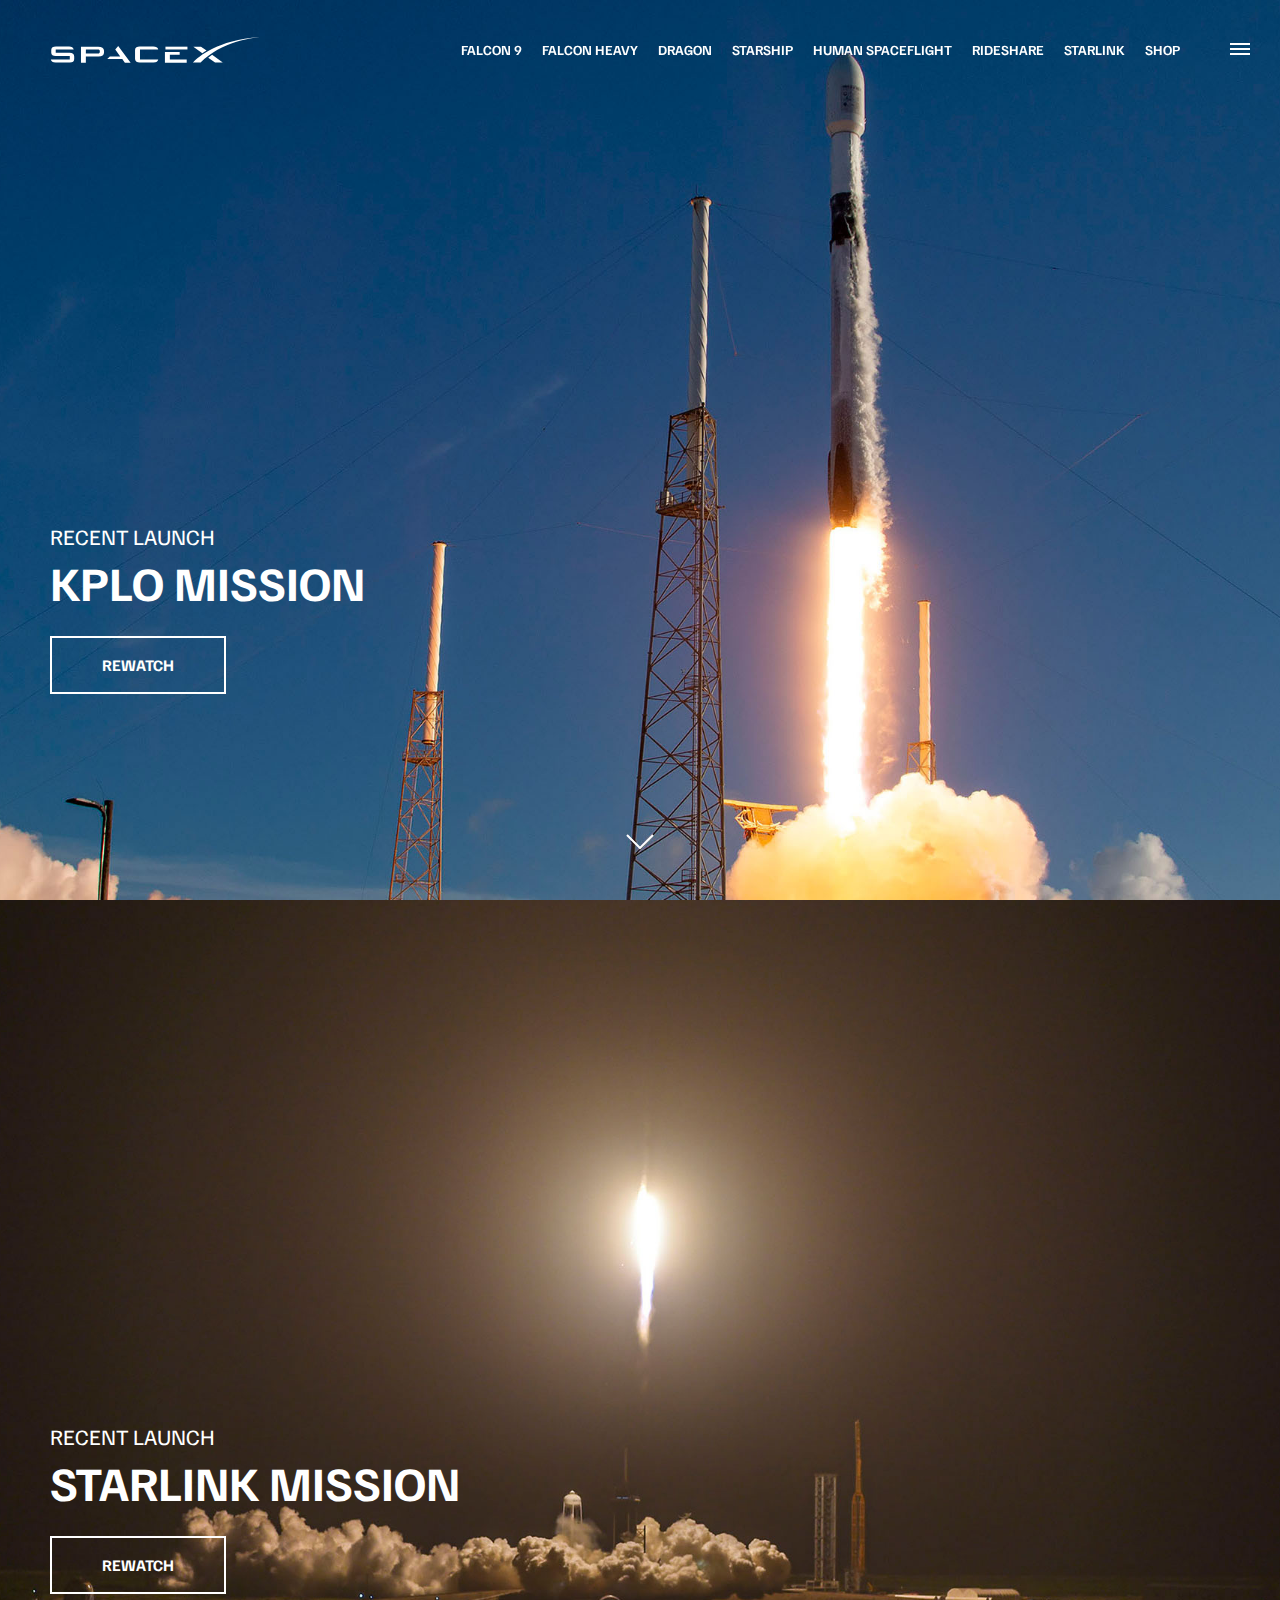
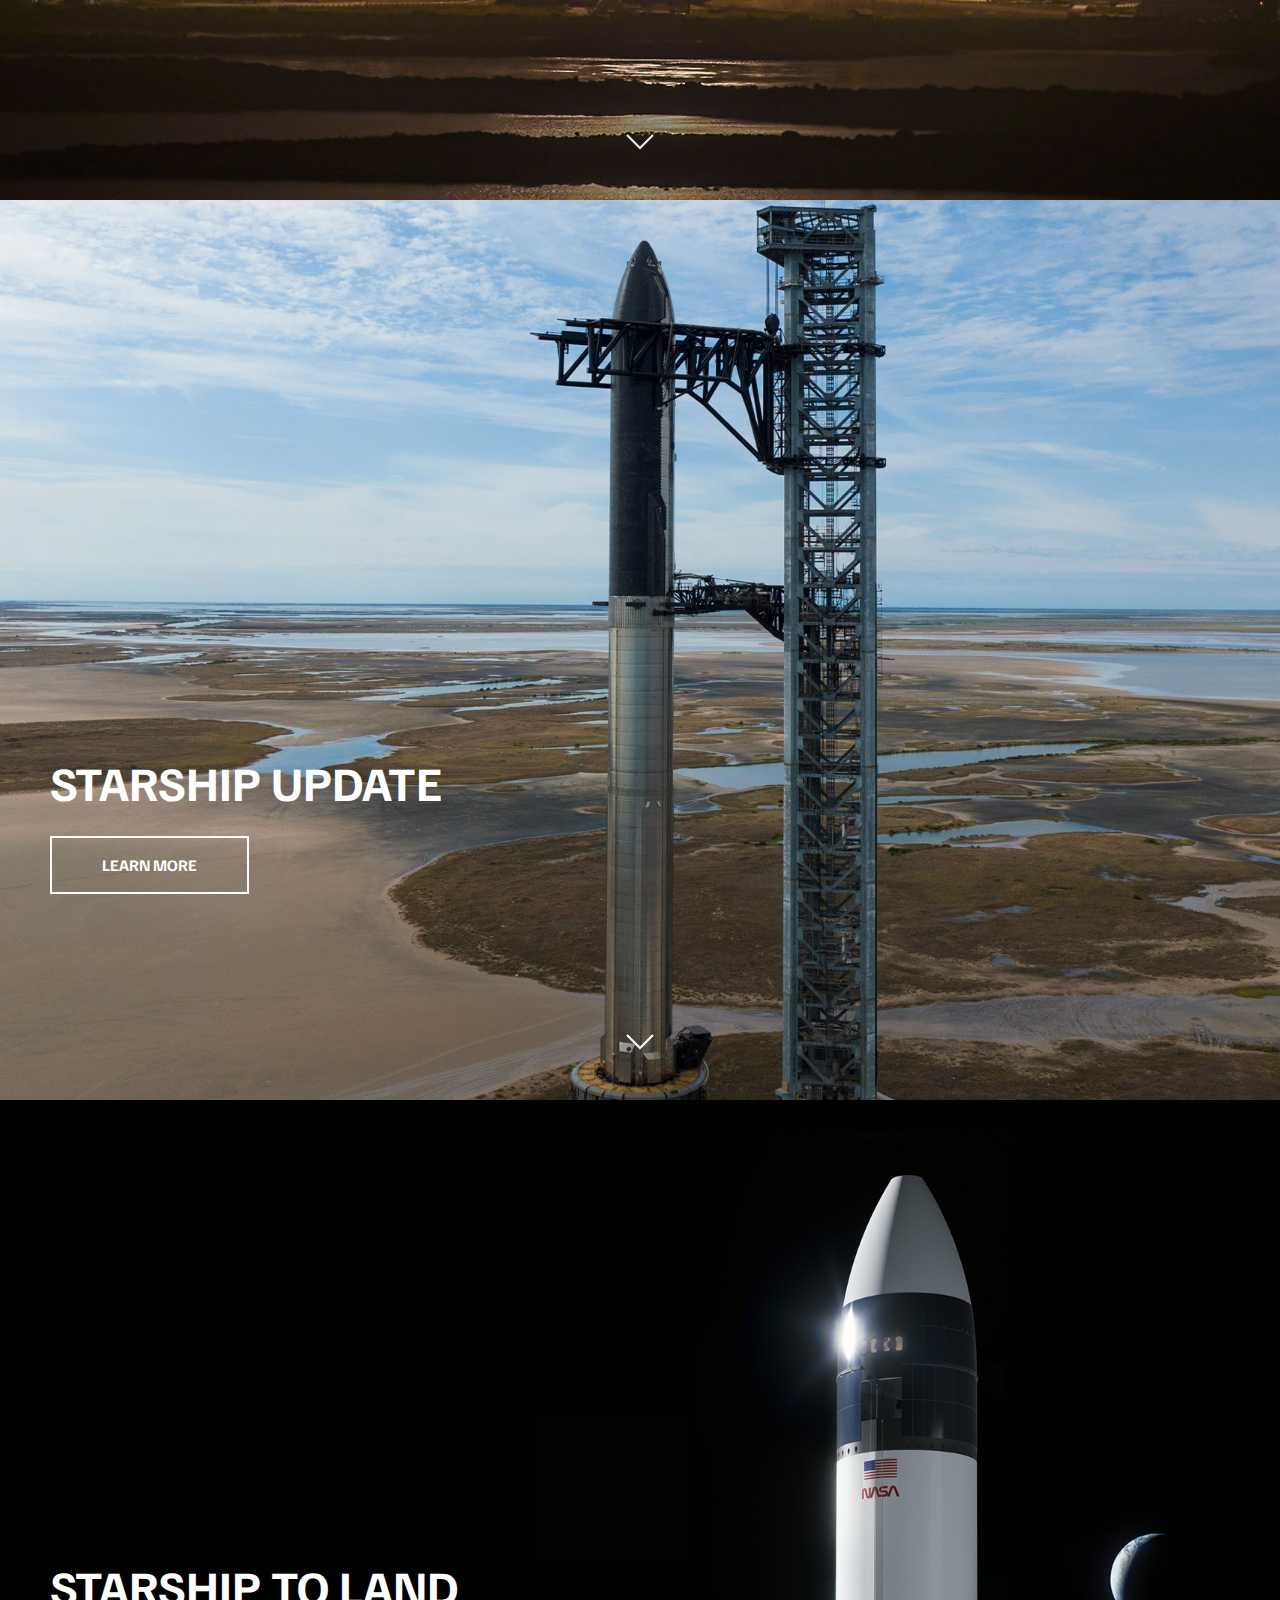
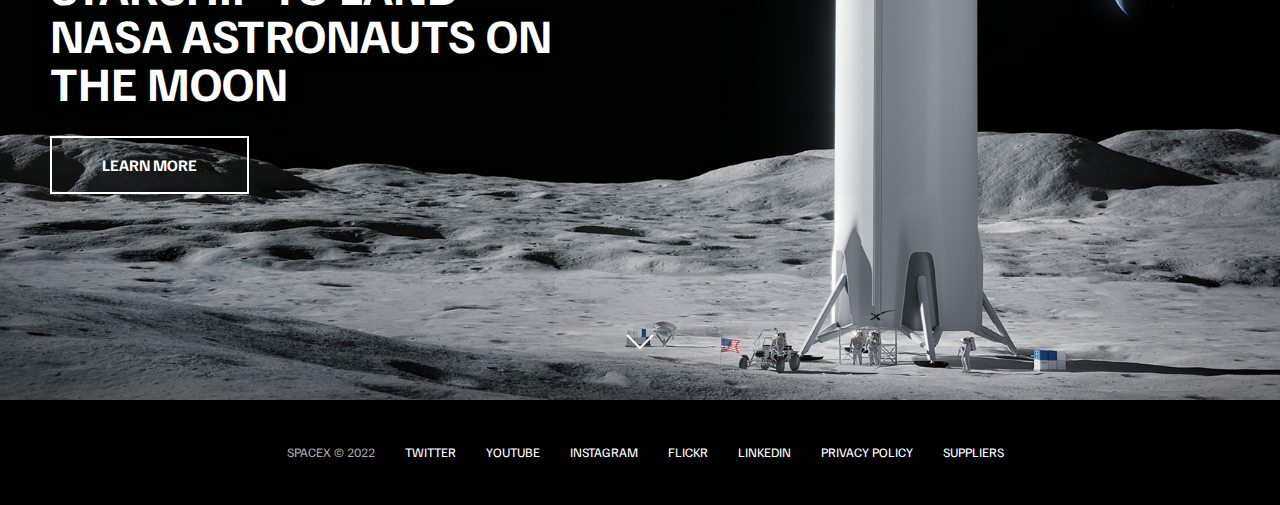
<file: index.html>
<!DOCTYPE html>
<html lang="en">
	<head>
		<meta charset="UTF-8" />
		<meta http-equiv="X-UA-Compatible" content="IE=edge" />
		<meta name="viewport" content="width=device-width, initial-scale=1.0" />
		<!-- MAIN CSS -->
		<link rel="stylesheet" href="style.css" />
		<!-- GOOGLE FONT -->
		<link rel="preconnect" href="https://fonts.googleapis.com" />
		<link rel="preconnect" href="https://fonts.gstatic.com" crossorigin />
		<link href="https://fonts.googleapis.com/css2?family=Familjen+Grotesk:wght@400;600;700&display=swap" rel="stylesheet" />
		<!-- JAVASCRIPT -->
		<script src="index.js" defer></script>
		<title>SpaceX</title>
	</head>
	<body>
		<div id="overlay"></div>
		<div id="mobile-menu" class="mobile-main-menu">
			<ul>
				<li class="mobile-only"><a href="falcon9.html">Falcon 9</a></li>
				<li class="mobile-only"><a href="falcon-heavy.html">Falcon Heavy</a></li>
				<li class="mobile-only"><a href="dragon.html">Dragon</a></li>
				<li class="mobile-only"><a href="#">Starship</a></li>
				<li class="mobile-only"><a href="#">Human Spaceflight</a></li>
				<li class="mobile-only"><a href="#">Rideshare</a></li>
				<li class="mobile-only"><a href="#">StarLink</a></li>

				<li><a href="#">Mission</a></li>
				<li><a href="#">Launches</a></li>
				<li><a href="#">Careers</a></li>
				<li><a href="#">Updates</a></li>
				<li><a href="#">Shop</a></li>
			</ul>
		</div>

		<header class="main-header">
			<div class="logo">
				<a href="index.html">
					<img src="img/SpaceX-Logo.svg" alt="SpaceX" />
				</a>
			</div>
			<nav class="desktop-main-menu">
				<ul>
					<li><a href="falcon9.html">Falcon 9</a></li>
					<li><a href="falcon-heavy.html">Falcon Heavy</a></li>
					<li><a href="dragon.html">Dragon</a></li>
					<li><a href="#">Starship</a></li>
					<li><a href="#">Human Spaceflight</a></li>
					<li><a href="#">Rideshare</a></li>
					<li><a href="#">StarLink</a></li>
					<li><a href="#">Shop</a></li>
				</ul>
			</nav>
		</header>

		<!-- HAMBURGER MENU -->
		<button id="menu-btn" class="hamburger" type="button">
			<span class="hamburger-top"></span>
			<span class="hamburger-middle"></span>
			<span class="hamburger-bottom"></span>
		</button>

		<!-- SECTION A -->
		<section class="section-a">
			<div class="section-inner">
				<h4>Recent Launch</h4>
				<h2>KPLO Mission</h2>
				<a href="#" class="btn">
					<div class="hover"></div>
					<span>Rewatch</span>
				</a>
			</div>

			<div class="scroll-arrow">
				<svg width="30px" height="20px">
					<path stroke="#ffffff" fill="none" stroke-width="2px" d="M2.000,5.000 L15.000,18.000 L28.000, 5.000"></path>
				</svg>
			</div>
		</section>

		<!-- SECTION B -->
		<section class="section-b">
			<div class="section-inner">
				<h4>Recent Launch</h4>
				<h2>StarLink Mission</h2>
				<a href="#" class="btn">
					<div class="hover"></div>
					<span>Rewatch</span>
				</a>
			</div>

			<div class="scroll-arrow">
				<svg width="30px" height="20px">
					<path stroke="#ffffff" fill="none" stroke-width="2px" d="M2.000,5.000 L15.000,18.000 L28.000, 5.000"></path>
				</svg>
			</div>
		</section>

		<!-- SECTION C -->
		<section class="section-c">
			<div class="section-inner">
				<h2>Starship Update</h2>
				<a href="#" class="btn">
					<div class="hover"></div>
					<span>Learn More</span>
				</a>
			</div>

			<div class="scroll-arrow">
				<svg width="30px" height="20px">
					<path stroke="#ffffff" fill="none" stroke-width="2px" d="M2.000,5.000 L15.000,18.000 L28.000, 5.000"></path>
				</svg>
			</div>
		</section>

		<!-- SECTION D -->
		<section class="section-d">
			<div class="section-inner">
				<h2>Starship to land Nasa Astronauts on The Moon</h2>
				<a href="#" class="btn">
					<div class="hover"></div>
					<span>Learn More</span>
				</a>
			</div>

			<div class="scroll-arrow">
				<svg width="30px" height="20px">
					<path stroke="#ffffff" fill="none" stroke-width="2px" d="M2.000,5.000 L15.000,18.000 L28.000, 5.000"></path>
				</svg>
			</div>
		</section>

		<!-- FOOTER -->
		<footer>
			<ul>
				<li>SpaceX &copy; 2022</li>
				<li><a href="#">Twitter</a></li>
				<li><a href="#">YouTube</a></li>
				<li><a href="#">Instagram</a></li>
				<li><a href="#">Flickr</a></li>
				<li><a href="#">LinkedIn</a></li>
				<li><a href="#">Privacy Policy</a></li>
				<li><a href="#">Suppliers</a></li>
			</ul>
		</footer>
	</body>
</html>
</file>
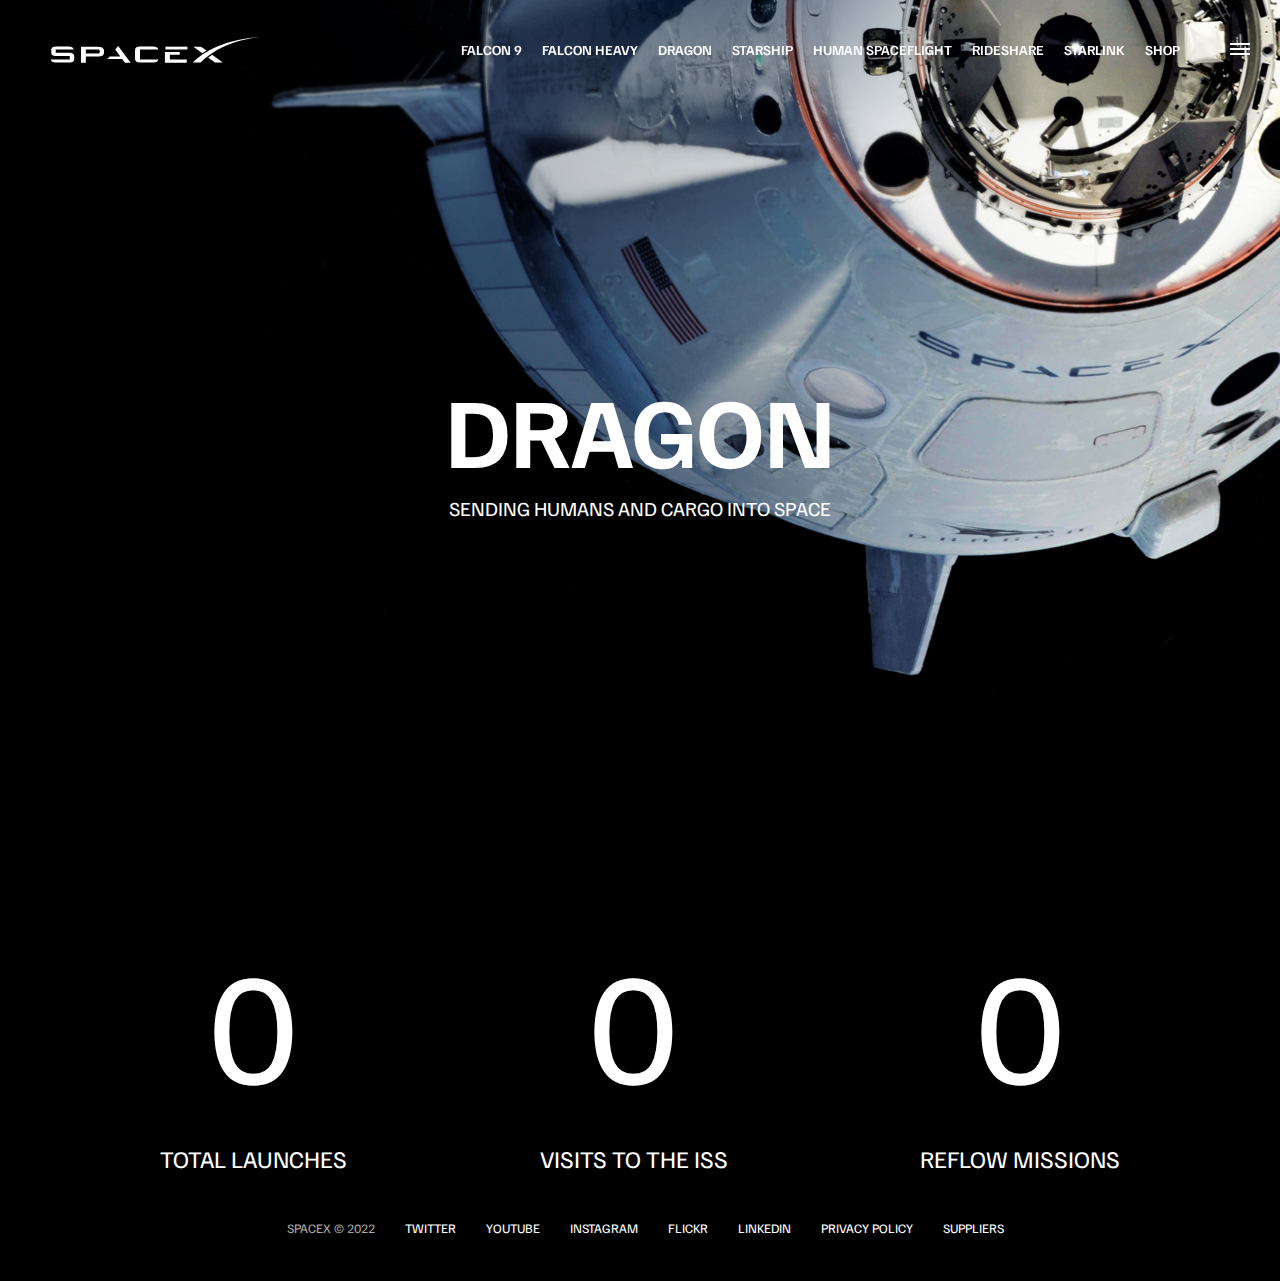
<file: dragon.html>
<!DOCTYPE html>
<html lang="en">
	<head>
		<meta charset="UTF-8" />
		<meta http-equiv="X-UA-Compatible" content="IE=edge" />
		<meta name="viewport" content="width=device-width, initial-scale=1.0" />
		<!-- MAIN CSS -->
		<link rel="stylesheet" href="style.css" />
		<!-- GOOGLE FONT -->
		<link rel="preconnect" href="https://fonts.googleapis.com" />
		<link rel="preconnect" href="https://fonts.gstatic.com" crossorigin />
		<link href="https://fonts.googleapis.com/css2?family=Familjen+Grotesk:wght@400;600;700&display=swap" rel="stylesheet" />
		<!-- JAVASCRIPT -->
		<script src="index.js" defer></script>
		<title>SpaceX - Dragon</title>
	</head>
	<body>
		<div id="overlay"></div>
		<div id="mobile-menu" class="mobile-main-menu">
			<ul>
				<li class="mobile-only"><a href="falcon9.html">Falcon 9</a></li>
				<li class="mobile-only"><a href="falcon-heavy.html">Falcon Heavy</a></li>
				<li class="mobile-only"><a href="dragon.html">Dragon</a></li>
				<li class="mobile-only"><a href="#">Starship</a></li>
				<li class="mobile-only"><a href="#">Human Spaceflight</a></li>
				<li class="mobile-only"><a href="#">Rideshare</a></li>
				<li class="mobile-only"><a href="#">StarLink</a></li>

				<li><a href="#">Mission</a></li>
				<li><a href="#">Launches</a></li>
				<li><a href="#">Careers</a></li>
				<li><a href="#">Updates</a></li>
				<li><a href="#">Shop</a></li>
			</ul>
		</div>

		<header class="main-header">
			<div class="logo">
				<a href="index.html">
					<img src="img/SpaceX-Logo.svg" alt="SpaceX" />
				</a>
			</div>
			<nav class="desktop-main-menu">
				<ul>
					<li><a href="falcon9.html">Falcon 9</a></li>
					<li><a href="falcon-heavy.html">Falcon Heavy</a></li>
					<li><a href="dragon.html">Dragon</a></li>
					<li><a href="#">Starship</a></li>
					<li><a href="#">Human Spaceflight</a></li>
					<li><a href="#">Rideshare</a></li>
					<li><a href="#">StarLink</a></li>
					<li><a href="#">Shop</a></li>
				</ul>
			</nav>
		</header>

		<!-- HAMBURGER MENU -->
		<button id="menu-btn" class="hamburger" type="button">
			<span class="hamburger-top"></span>
			<span class="hamburger-middle"></span>
			<span class="hamburger-bottom"></span>
		</button>

		<section class="section-animate bg-dragon"></section>
		<div class="section-inner-center">
			<h3>Dragon</h3>
			<p>Sending humans and cargo into space</p>
		</div>

		<div class="stats">
			<div>
				<span class="counter" data-target="34">0</span>
				<h4>Total Launches</h4>
			</div>
			<div>
				<span class="counter" data-target="31">0</span>
				<h4>Visits to the ISS</h4>
			</div>
			<div>
				<span class="counter" data-target="13">0</span>
				<h4>Reflow Missions</h4>
			</div>
		</div>

		<!-- FOOTER -->
		<footer>
			<ul>
				<li>SpaceX &copy; 2022</li>
				<li><a href="#">Twitter</a></li>
				<li><a href="#">YouTube</a></li>
				<li><a href="#">Instagram</a></li>
				<li><a href="#">Flickr</a></li>
				<li><a href="#">LinkedIn</a></li>
				<li><a href="#">Privacy Policy</a></li>
				<li><a href="#">Suppliers</a></li>
			</ul>
		</footer>
	</body>
</html>
</file>
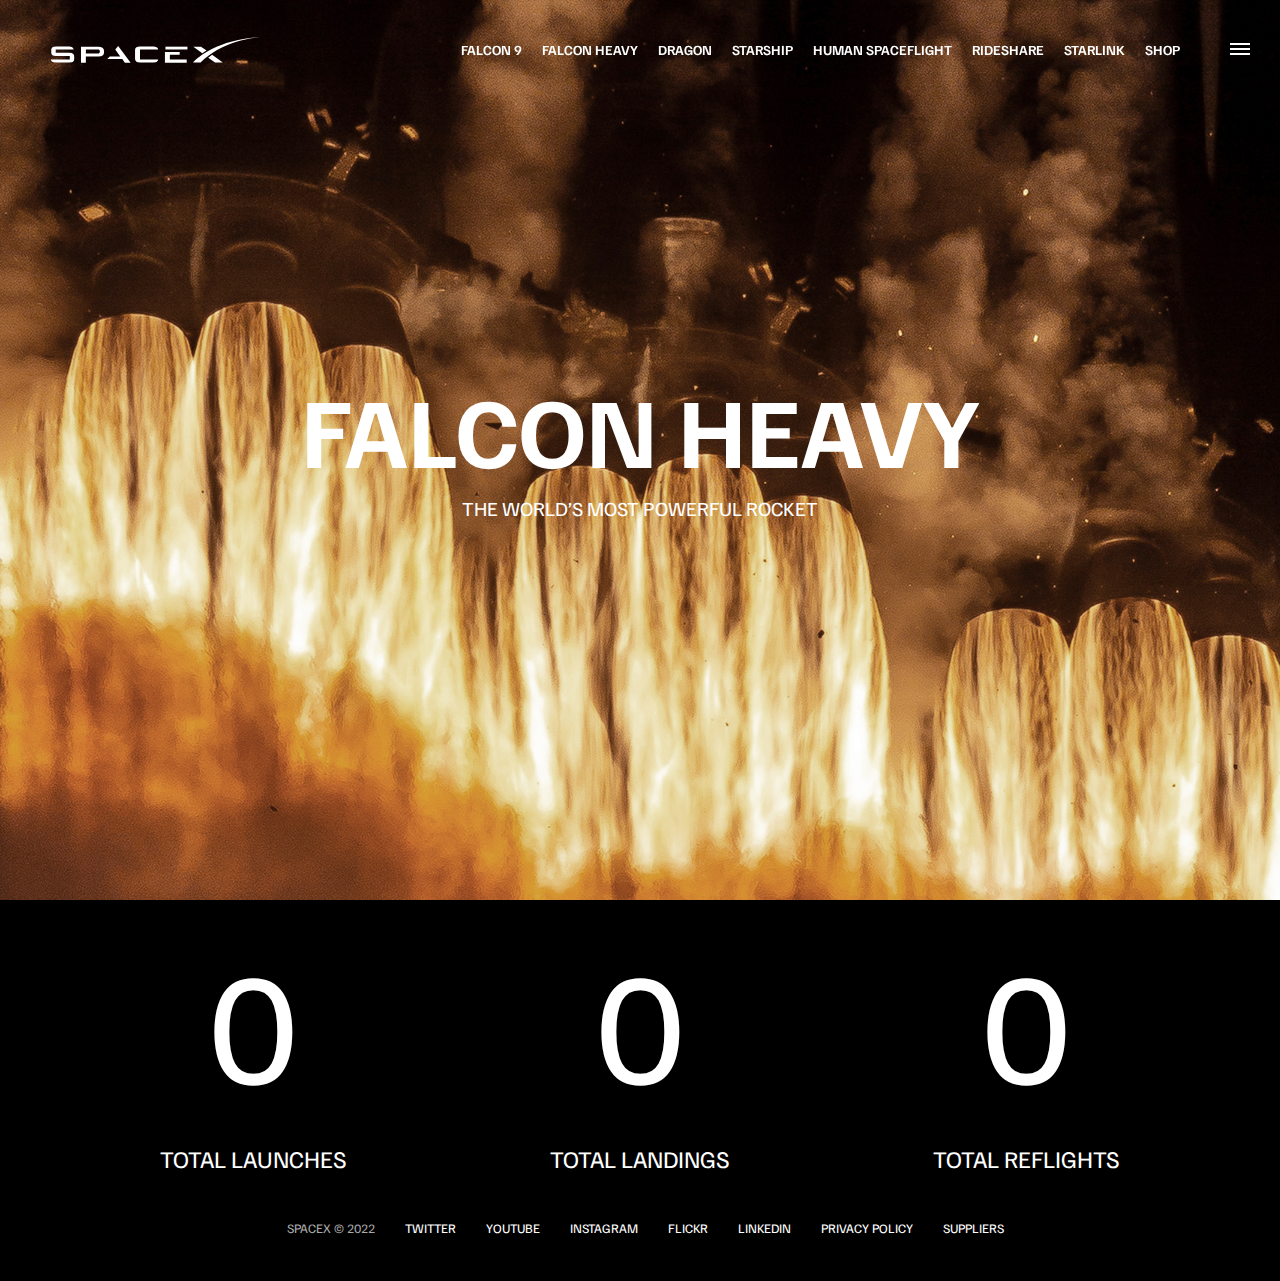
<file: falcon-heavy.html>
<!DOCTYPE html>
<html lang="en">
	<head>
		<meta charset="UTF-8" />
		<meta http-equiv="X-UA-Compatible" content="IE=edge" />
		<meta name="viewport" content="width=device-width, initial-scale=1.0" />
		<!-- MAIN CSS -->
		<link rel="stylesheet" href="style.css" />
		<!-- GOOGLE FONT -->
		<link rel="preconnect" href="https://fonts.googleapis.com" />
		<link rel="preconnect" href="https://fonts.gstatic.com" crossorigin />
		<link href="https://fonts.googleapis.com/css2?family=Familjen+Grotesk:wght@400;600;700&display=swap" rel="stylesheet" />
		<!-- JAVASCRIPT -->
		<script src="index.js" defer></script>
		<title>SpaceX - Falcon Heavy</title>
	</head>
	<body>
		<div id="overlay"></div>
		<div id="mobile-menu" class="mobile-main-menu">
			<ul>
				<li class="mobile-only"><a href="falcon9.html">Falcon 9</a></li>
				<li class="mobile-only"><a href="falcon-heavy.html">Falcon Heavy</a></li>
				<li class="mobile-only"><a href="dragon.html">Dragon</a></li>
				<li class="mobile-only"><a href="#">Starship</a></li>
				<li class="mobile-only"><a href="#">Human Spaceflight</a></li>
				<li class="mobile-only"><a href="#">Rideshare</a></li>
				<li class="mobile-only"><a href="#">StarLink</a></li>

				<li><a href="#">Mission</a></li>
				<li><a href="#">Launches</a></li>
				<li><a href="#">Careers</a></li>
				<li><a href="#">Updates</a></li>
				<li><a href="#">Shop</a></li>
			</ul>
		</div>

		<header class="main-header">
			<div class="logo">
				<a href="index.html">
					<img src="img/SpaceX-Logo.svg" alt="SpaceX" />
				</a>
			</div>
			<nav class="desktop-main-menu">
				<ul>
					<li><a href="falcon9.html">Falcon 9</a></li>
					<li><a href="falcon-heavy.html">Falcon Heavy</a></li>
					<li><a href="dragon.html">Dragon</a></li>
					<li><a href="#">Starship</a></li>
					<li><a href="#">Human Spaceflight</a></li>
					<li><a href="#">Rideshare</a></li>
					<li><a href="#">StarLink</a></li>
					<li><a href="#">Shop</a></li>
				</ul>
			</nav>
		</header>

		<!-- HAMBURGER MENU -->
		<button id="menu-btn" class="hamburger" type="button">
			<span class="hamburger-top"></span>
			<span class="hamburger-middle"></span>
			<span class="hamburger-bottom"></span>
		</button>

		<section class="section-animate bg-falcon-heavy"></section>
		<div class="section-inner-center">
			<h3>Falcon Heavy</h3>
			<p>The world’s most powerful rocket</p>
		</div>

		<div class="stats">
			<div>
				<span class="counter" data-target="3">0</span>
				<h4>Total Launches</h4>
			</div>
			<div>
				<span class="counter" data-target="7">0</span>
				<h4>Total Landings</h4>
			</div>
			<div>
				<span class="counter" data-target="4">0</span>
				<h4>Total Reflights</h4>
			</div>
		</div>

		<!-- FOOTER -->
		<footer>
			<ul>
				<li>SpaceX &copy; 2022</li>
				<li><a href="#">Twitter</a></li>
				<li><a href="#">YouTube</a></li>
				<li><a href="#">Instagram</a></li>
				<li><a href="#">Flickr</a></li>
				<li><a href="#">LinkedIn</a></li>
				<li><a href="#">Privacy Policy</a></li>
				<li><a href="#">Suppliers</a></li>
			</ul>
		</footer>
	</body>
</html>
</file>
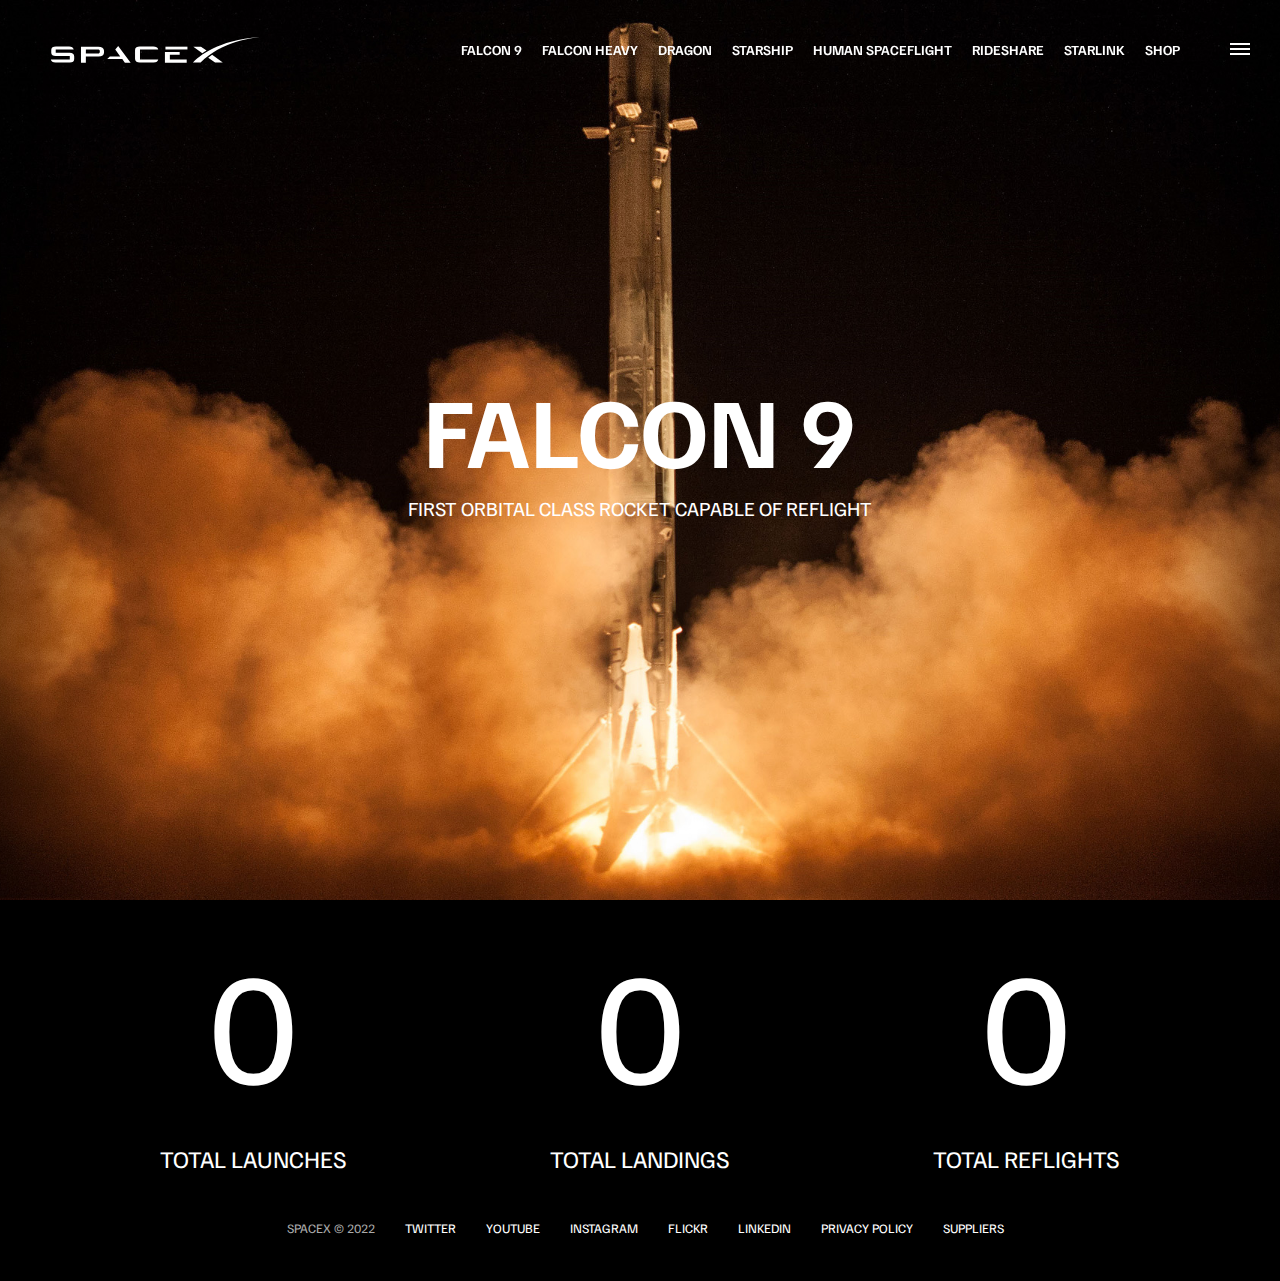
<file: falcon9.html>
<!DOCTYPE html>
<html lang="en">
	<head>
		<meta charset="UTF-8" />
		<meta http-equiv="X-UA-Compatible" content="IE=edge" />
		<meta name="viewport" content="width=device-width, initial-scale=1.0" />
		<!-- MAIN CSS -->
		<link rel="stylesheet" href="style.css" />
		<!-- GOOGLE FONT -->
		<link rel="preconnect" href="https://fonts.googleapis.com" />
		<link rel="preconnect" href="https://fonts.gstatic.com" crossorigin />
		<link href="https://fonts.googleapis.com/css2?family=Familjen+Grotesk:wght@400;600;700&display=swap" rel="stylesheet" />
		<!-- JAVASCRIPT -->
		<script src="index.js" defer></script>
		<title>SpaceX - Falcon 9</title>
	</head>
	<body>
		<div id="overlay"></div>
		<div id="mobile-menu" class="mobile-main-menu">
			<ul>
				<li class="mobile-only"><a href="falcon9.html">Falcon 9</a></li>
				<li class="mobile-only"><a href="falcon-heavy.html">Falcon Heavy</a></li>
				<li class="mobile-only"><a href="dragon.html">Dragon</a></li>
				<li class="mobile-only"><a href="#">Starship</a></li>
				<li class="mobile-only"><a href="#">Human Spaceflight</a></li>
				<li class="mobile-only"><a href="#">Rideshare</a></li>
				<li class="mobile-only"><a href="#">StarLink</a></li>

				<li><a href="#">Mission</a></li>
				<li><a href="#">Launches</a></li>
				<li><a href="#">Careers</a></li>
				<li><a href="#">Updates</a></li>
				<li><a href="#">Shop</a></li>
			</ul>
		</div>

		<header class="main-header">
			<div class="logo">
				<a href="index.html">
					<img src="img/SpaceX-Logo.svg" alt="SpaceX" />
				</a>
			</div>
			<nav class="desktop-main-menu">
				<ul>
					<li><a href="falcon9.html">Falcon 9</a></li>
					<li><a href="falcon-heavy.html">Falcon Heavy</a></li>
					<li><a href="dragon.html">Dragon</a></li>
					<li><a href="#">Starship</a></li>
					<li><a href="#">Human Spaceflight</a></li>
					<li><a href="#">Rideshare</a></li>
					<li><a href="#">StarLink</a></li>
					<li><a href="#">Shop</a></li>
				</ul>
			</nav>
		</header>

		<!-- HAMBURGER MENU -->
		<button id="menu-btn" class="hamburger" type="button">
			<span class="hamburger-top"></span>
			<span class="hamburger-middle"></span>
			<span class="hamburger-bottom"></span>
		</button>

		<section class="section-animate bg-falcon-9"></section>
		<div class="section-inner-center">
			<h3>Falcon 9</h3>
			<p>First orbital class rocket capable of reflight</p>
		</div>

		<div class="stats">
			<div>
				<span class="counter" data-target="3">0</span>
				<h4>Total Launches</h4>
			</div>
			<div>
				<span class="counter" data-target="7">0</span>
				<h4>Total Landings</h4>
			</div>
			<div>
				<span class="counter" data-target="4">0</span>
				<h4>Total Reflights</h4>
			</div>
		</div>

		<!-- FOOTER -->
		<footer>
			<ul>
				<li>SpaceX &copy; 2022</li>
				<li><a href="#">Twitter</a></li>
				<li><a href="#">YouTube</a></li>
				<li><a href="#">Instagram</a></li>
				<li><a href="#">Flickr</a></li>
				<li><a href="#">LinkedIn</a></li>
				<li><a href="#">Privacy Policy</a></li>
				<li><a href="#">Suppliers</a></li>
			</ul>
		</footer>
	</body>
</html>
</file>
<file: style.css>
*,*::before,*::after{box-sizing:border-box}*{margin:0}html,body{height:100%}body{line-height:1.5;-webkit-font-smoothing:antialiased}img,picture,video,canvas,svg{display:block;max-width:100%}input,button,textarea,select{font:inherit}p,h1,h2,h3,h4,h5,h6{overflow-wrap:break-word}#root,#__next{isolation:isolate}:root{--white: #fff;--black: #212121;--grey: #d3d3d3;--blue: #06c}body{font-family:"Familjen Grotesk",sans-serif;background-color:#000;color:#fff}a{text-decoration:none;color:#fff}ul{list-style:none}.main-header{position:fixed;top:0;left:0;width:100%;z-index:3;display:flex;justify-content:space-between;align-items:center;text-transform:uppercase;height:100px;padding:0 50px}@media screen and (max-width: 600px){.main-header{padding:0 20px}}.logo{width:210px;height:auto}.logo img{display:block;width:100%;height:auto}@media screen and (max-width: 600px){.logo{width:150px;margin:auto}}.desktop-main-menu{margin-right:50px}@media screen and (max-width: 1024px){.desktop-main-menu{display:none}}.desktop-main-menu ul{display:flex;list-style:none;padding:0}.desktop-main-menu ul li{position:relative;margin-right:15px;padding-bottom:2px;font-size:13px;font-weight:600}@media screen and (min-width: 1100px){.desktop-main-menu ul li{margin-right:20px;font-size:14px}}.desktop-main-menu ul li:last-of-type{margin-right:0}.desktop-main-menu ul li a:after{content:"";position:absolute;bottom:0;left:0;width:100%;height:1px;background-color:#fff;transform:scaleX(0);transition:transform .6s cubic-bezier(0.19, 1, 0.22, 1);transform-origin:right center}.desktop-main-menu ul li a:hover:after{transform:scaleX(1);transform-origin:left center;transition-duration:.4s}.btn{position:relative;display:inline-block;cursor:pointer;text-align:center;min-width:130px;padding:15px 50px;margin-top:10px;border:2px solid #fff;text-transform:uppercase;font-weight:700;overflow:hidden;z-index:2}.btn .hover{position:absolute;top:0;left:0;width:100%;height:100%;background-color:#fff;color:#000;z-index:-1;transform:translateY(100%);transition:transform .6s cubic-bezier(0.19, 1, 0.22, 1)}.btn:hover .hover{transform:translateY(0)}.btn:hover span{color:#000}.overlay-show{position:fixed;top:0;left:0;width:100%;height:100%;background-color:rgba(0,0,0,.5);z-index:3}.stop-scrolling{overflow:hidden}.mobile-only{display:none}@media screen and (max-width: 1024px){.mobile-only{display:block}}.scroll-arrow{position:absolute;bottom:50px;left:50%;transform:translateX(-50%);animation:fadeBounce 5s infinite}.hamburger{position:fixed;top:43px;right:30px;z-index:10;cursor:pointer;width:20px;background:none;border:none;padding:10px}.hamburger-top,.hamburger-middle,.hamburger-bottom{position:absolute;width:20px;height:2px;top:0;left:0;background-color:#fff;transition:all .5s}.hamburger-middle{transform:translateY(5px)}.hamburger-bottom{transform:translateY(10px)}.open{top:40px;right:30px;transform:rotate(90deg)}.open .hamburger-top{transform:rotate(45deg) translateY(6px) translateX(6px)}.open .hamburger-middle{display:none}.open .hamburger-bottom{transform:rotate(-45deg) translateY(6px) translateX(-6px)}.mobile-main-menu{position:fixed;top:0;right:0;width:350px;height:100%;background-color:#000;z-index:4;display:flex;justify-content:center;align-items:center;transform:translateX(100%);transition:transform .6s cubic-bezier(0.19, 1, 0.22, 1)}.mobile-main-menu.show-menu{transform:translateX(0)}.mobile-main-menu ul{display:flex;flex-direction:column;justify-content:center;align-items:flex-end;padding:50px;width:100%}@media screen and (max-width: 600px){.mobile-main-menu ul{padding:40px}}.mobile-main-menu ul li{margin-bottom:20px;font-size:18px;text-transform:uppercase;border-bottom:1px dotted #555;width:100%;text-align:right;padding-bottom:8px}@media screen and (max-width: 600px){.mobile-main-menu ul li{margin-bottom:15px;font-size:15px;text-transform:uppercase;padding-bottom:3px}}.mobile-main-menu ul li a{color:#fff;transition:color .6s}.mobile-main-menu ul li a:hover{color:#aaa}.bg-falcon-9{background-image:url(img/f9_feature.jpg)}.bg-falcon-heavy{background-image:url(img/fh_feature.jpg)}.bg-dragon{background-image:url(img/dragon_feature.jpg)}.section-animate{animation:fadeIn 2s ease-in-out}.section-inner-center{position:absolute;top:50%;left:50%;transform:translate(-50%, -50%);text-transform:uppercase;text-align:center;width:80%}.section-inner-center h3{font-size:100px;line-height:100px;margin-bottom:15px;animation:fadeInUp .6s ease-in-out;animation-fill-mode:both}@media screen and (max-width: 960px){.section-inner-center h3{font-size:75px;line-height:75px}}@media screen and (max-width: 600px){.section-inner-center h3{font-size:50px;line-height:50px}}.section-inner-center p{font-size:20px;animation:fadeInUp .6s ease-in-out .5s;animation-fill-mode:both}.stats{max-width:960px;margin:0 auto;display:flex;justify-content:space-between;align-items:center;text-align:center;text-transform:uppercase}@media screen and (max-width: 600px){.stats{flex-direction:column}}@media screen and (max-width: 600px){.stats div{margin-bottom:20px}}.stats div span{font-size:160px}.stats div h4{font-size:24px;font-weight:300}@keyframes fadeIn{0%{opacity:0}100%{opacity:1}}@keyframes fadeInUp{0%{opacity:0;transform:translateY(140px)}100%{opacity:1;transform:translateY(0)}}@keyframes fadeBounce{0%,20%,50%,80%,100%{opacity:0;transform:translateY(-20px)}40%{opacity:1;transform:translateY(0)}}section{position:relative;height:100vh;background-position:center center;background-repeat:no-repeat;background-size:cover;text-transform:uppercase}.section-a{background-image:url("img/section-a.jpg")}.section-b{background-image:url("img/section-b.jpg")}.section-c{background-image:url("img/section-c.jpg")}.section-d{background-image:url("img/section-d.jpg")}.section-inner{position:absolute;bottom:200px;left:50px;max-width:520px}@media screen and (max-width: 600px){.section-inner{bottom:75px;left:20px}}.section-inner h4{font-size:22px;margin-bottom:5px;font-weight:300;animation:fadeInUp .5s ease-in-out}.section-inner h2{font-size:48px;line-height:48px;font-weight:700;margin-bottom:20px;animation:fadeInUp .5s ease-in-out .2s;animation-fill-mode:both}@media screen and (max-width: 600px){.section-inner h2{font-size:38px;line-height:38px}}.section-inner a{animation:fadeInUp .5s ease-in-out .4s;animation-fill-mode:both}footer{position:relative;padding:36px 0}@media screen and (max-width: 600px){footer{padding:50px 0 40px}}footer ul{display:flex;justify-content:center;align-items:center;flex-wrap:wrap}footer ul li{margin-right:30px;color:#aaa;text-transform:uppercase;font-size:13px;line-height:2.5}@media screen and (max-width: 600px){footer ul li{margin-right:15px}}@media screen and (max-width: 600px){footer ul li:first-child{position:absolute;top:30px;left:50%;transform:translate(-50%, -50%)}}footer ul li a{color:#fff;transition:color .6s}footer ul li a:hover{color:#aaa}/*# sourceMappingURL=style.css.map */
</file>
